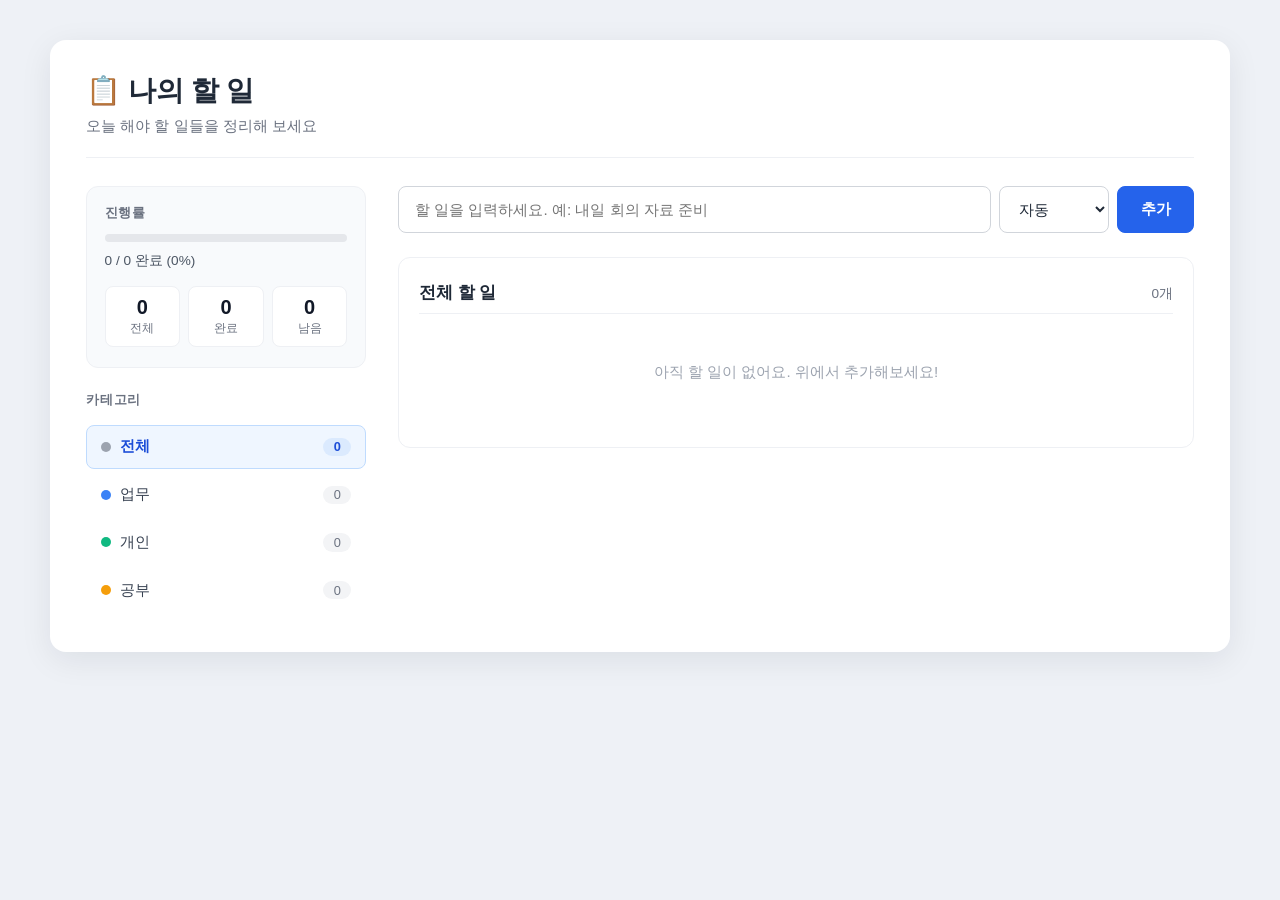
<file: web_version/index.html>
<!DOCTYPE html>
<html lang="ko">
<head>
    <meta charset="UTF-8">
    <meta name="viewport" content="width=device-width, initial-scale=1.0">
    <title>나의 할 일</title>
    <link rel="stylesheet" href="style.css">
</head>
<body>
    <div class="app">
        <header class="app-header">
            <h1>📋 나의 할 일</h1>
            <p class="app-subtitle">오늘 해야 할 일들을 정리해 보세요</p>
        </header>

        <div class="layout">
            <aside class="sidebar">
                <section class="progress-section">
                    <h2 class="section-title">진행률</h2>
                    <div class="progress-bar">
                        <div class="progress-bar-fill" id="progress-bar-fill"></div>
                    </div>
                    <p class="progress-text" id="progress-text">0 / 0 완료 (0%)</p>
                    <div class="stats">
                        <div class="stat">
                            <span class="stat-value" id="stat-total">0</span>
                            <span class="stat-label">전체</span>
                        </div>
                        <div class="stat">
                            <span class="stat-value" id="stat-done">0</span>
                            <span class="stat-label">완료</span>
                        </div>
                        <div class="stat">
                            <span class="stat-value" id="stat-remaining">0</span>
                            <span class="stat-label">남음</span>
                        </div>
                    </div>
                </section>

                <section class="filter-section">
                    <h2 class="section-title">카테고리</h2>
                    <button type="button" class="filter-button active" data-filter="all">
                        <span class="filter-dot dot-all"></span>
                        <span class="filter-name">전체</span>
                        <span class="filter-count" id="count-all">0</span>
                    </button>
                    <button type="button" class="filter-button" data-filter="work">
                        <span class="filter-dot dot-work"></span>
                        <span class="filter-name">업무</span>
                        <span class="filter-count" id="count-work">0</span>
                    </button>
                    <button type="button" class="filter-button" data-filter="personal">
                        <span class="filter-dot dot-personal"></span>
                        <span class="filter-name">개인</span>
                        <span class="filter-count" id="count-personal">0</span>
                    </button>
                    <button type="button" class="filter-button" data-filter="study">
                        <span class="filter-dot dot-study"></span>
                        <span class="filter-name">공부</span>
                        <span class="filter-count" id="count-study">0</span>
                    </button>
                </section>
            </aside>

            <main class="main">
                <section class="input-section">
                    <label for="todo-input" class="sr-only">할 일 입력</label>
                    <input type="text" id="todo-input" placeholder="할 일을 입력하세요. 예: 내일 회의 자료 준비">
                    <label for="category-select" class="sr-only">카테고리 선택</label>
                    <select id="category-select">
                        <option value="auto">자동</option>
                        <option value="work">업무</option>
                        <option value="personal">개인</option>
                        <option value="study">공부</option>
                    </select>
                    <button type="button" id="add-button">추가</button>
                    <p class="auto-hint" id="auto-hint" hidden aria-live="polite"></p>
                </section>

                <section class="list-section">
                    <div class="list-header">
                        <h2 class="list-title" id="list-title">전체 할 일</h2>
                        <span class="list-meta" id="list-meta">0개</span>
                    </div>
                    <ul id="todo-list"></ul>
                </section>
            </main>
        </div>
    </div>

    <script src="app.js"></script>
</body>
</html>
</file>
<file: web_version/style.css>
/* ---------- 기본 ---------- */

* {
    box-sizing: border-box;
}

.sr-only {
    position: absolute;
    width: 1px;
    height: 1px;
    padding: 0;
    margin: -1px;
    overflow: hidden;
    clip: rect(0, 0, 0, 0);
    white-space: nowrap;
    border: 0;
}

body {
    font-family: -apple-system, BlinkMacSystemFont, "Segoe UI", "Malgun Gothic", sans-serif;
    background: #eef1f6;
    color: #1f2937;
    margin: 0;
    padding: 2.5rem 2rem;
    min-height: 100vh;
}

.app {
    max-width: 1180px;
    margin: 0 auto;
    background: #fff;
    padding: 2rem 2.25rem 2.5rem;
    border-radius: 16px;
    box-shadow: 0 8px 32px rgba(15, 23, 42, 0.08);
}

.app-header {
    border-bottom: 1px solid #eef0f4;
    padding-bottom: 1.25rem;
    margin-bottom: 1.75rem;
}

.app-header h1 {
    margin: 0;
    font-size: 1.75rem;
    font-weight: 700;
    letter-spacing: -0.01em;
}

.app-subtitle {
    margin: 0.4rem 0 0;
    color: #6b7280;
    font-size: 0.95rem;
}

.layout {
    display: grid;
    grid-template-columns: 280px 1fr;
    gap: 2rem;
    align-items: start;
}

.sidebar {
    display: flex;
    flex-direction: column;
    gap: 1.5rem;
    position: sticky;
    top: 2rem;
}

.section-title {
    font-size: 0.8rem;
    font-weight: 600;
    text-transform: uppercase;
    letter-spacing: 0.06em;
    color: #6b7280;
    margin: 0 0 0.75rem;
}

.progress-section {
    background: #f8fafc;
    border: 1px solid #eef0f4;
    border-radius: 12px;
    padding: 1.1rem 1.1rem 1.25rem;
}

.progress-bar {
    background: #e5e7eb;
    border-radius: 999px;
    height: 8px;
    overflow: hidden;
}

.progress-bar-fill {
    background: linear-gradient(90deg, #3b82f6, #2563eb);
    height: 100%;
    width: 0%;
    transition: width 0.3s ease;
}

.progress-text {
    margin: 0.6rem 0 0;
    font-size: 0.85rem;
    color: #4b5563;
}

.stats {
    display: grid;
    grid-template-columns: repeat(3, 1fr);
    gap: 0.5rem;
    margin-top: 1rem;
}

.stat {
    display: flex;
    flex-direction: column;
    align-items: center;
    background: #fff;
    border: 1px solid #eef0f4;
    border-radius: 8px;
    padding: 0.6rem 0.25rem;
}

.stat-value {
    font-size: 1.25rem;
    font-weight: 700;
    color: #111827;
    line-height: 1.1;
}

.stat-label {
    font-size: 0.72rem;
    color: #6b7280;
    margin-top: 0.2rem;
}

.filter-section {
    display: flex;
    flex-direction: column;
    gap: 0.25rem;
}

.filter-button {
    display: flex;
    align-items: center;
    gap: 0.6rem;
    width: 100%;
    text-align: left;
    padding: 0.65rem 0.85rem;
    border: 1px solid transparent;
    background: transparent;
    border-radius: 8px;
    font-size: 0.95rem;
    color: #374151;
    cursor: pointer;
    transition: background 0.15s, color 0.15s, border-color 0.15s;
}

.filter-button:hover {
    background: #f3f4f6;
}

.filter-button.active {
    background: #eff6ff;
    color: #1d4ed8;
    border-color: #bfdbfe;
    font-weight: 600;
}

.filter-dot {
    width: 10px;
    height: 10px;
    border-radius: 50%;
    flex-shrink: 0;
}

.dot-all { background: #9ca3af; }
.dot-work { background: #3b82f6; }
.dot-personal { background: #10b981; }
.dot-study { background: #f59e0b; }

.filter-name {
    flex: 1;
}

.filter-count {
    font-size: 0.8rem;
    color: #6b7280;
    background: #f3f4f6;
    padding: 0.1rem 0.55rem;
    border-radius: 999px;
    min-width: 28px;
    text-align: center;
}

.filter-button.active .filter-count {
    background: #dbeafe;
    color: #1d4ed8;
}

.main {
    min-width: 0;
}

input[type="text"],
select,
button {
    padding: 0.65rem 0.9rem;
    font-size: 0.95rem;
    border: 1px solid #d1d5db;
    border-radius: 8px;
    background: #fff;
    font-family: inherit;
    color: #1f2937;
}

input[type="text"]:focus,
select:focus {
    outline: none;
    border-color: #3b82f6;
    box-shadow: 0 0 0 3px rgba(59, 130, 246, 0.15);
}

button {
    cursor: pointer;
    transition: background 0.15s ease, border-color 0.15s ease, color 0.15s ease, transform 0.05s ease;
}

button:hover {
    background: #f9fafb;
}

button:active {
    transform: translateY(1px);
}

.input-section {
    display: flex;
    gap: 0.5rem;
    flex-wrap: wrap;
    margin-bottom: 1.5rem;
}

.input-section input[type="text"] {
    flex: 1;
    min-width: 260px;
    padding: 0.75rem 1rem;
}

.input-section select {
    min-width: 110px;
}

#add-button {
    background: #2563eb;
    color: #fff;
    border-color: #2563eb;
    padding: 0.75rem 1.4rem;
    font-weight: 600;
}

#add-button:hover {
    background: #1d4ed8;
    border-color: #1d4ed8;
}

.auto-hint {
    flex: 1 1 100%;
    margin: 0;
    font-size: 0.85rem;
    color: #2563eb;
}

.list-section {
    background: #fff;
    border: 1px solid #eef0f4;
    border-radius: 12px;
    padding: 0.5rem 1.25rem 1rem;
}

.list-header {
    display: flex;
    align-items: baseline;
    justify-content: space-between;
    padding: 0.9rem 0 0.6rem;
    border-bottom: 1px solid #eef0f4;
}

.list-title {
    margin: 0;
    font-size: 1.05rem;
    font-weight: 600;
}

.list-meta {
    font-size: 0.85rem;
    color: #6b7280;
}

#todo-list {
    list-style: none;
    padding: 0;
    margin: 0;
}

.todo-item {
    display: flex;
    align-items: center;
    gap: 0.75rem;
    padding: 0.85rem 0.25rem;
    border-bottom: 1px solid #f3f4f6;
    transition: background 0.15s;
}

.todo-item:last-child {
    border-bottom: none;
}

.todo-item:hover {
    background: #fafbfc;
}

.todo-item input[type="checkbox"] {
    width: 18px;
    height: 18px;
    cursor: pointer;
    accent-color: #2563eb;
    flex-shrink: 0;
}

.category-label {
    padding: 0.2rem 0.6rem;
    border-radius: 6px;
    font-size: 0.75rem;
    font-weight: 600;
    white-space: nowrap;
    flex-shrink: 0;
}

.category-work {
    background: #dbeafe;
    color: #1e40af;
}

.category-personal {
    background: #d1fae5;
    color: #065f46;
}

.category-study {
    background: #fef3c7;
    color: #92400e;
}

.todo-text {
    flex: 1;
    word-break: break-word;
    min-width: 0;
    font-size: 0.98rem;
}

.todo-text.completed {
    text-decoration: line-through;
    color: #6b7280;
}

.edit-button,
.delete-button {
    padding: 0.4rem 0.8rem;
    font-size: 0.85rem;
}

.edit-button:hover {
    background: #eff6ff;
    border-color: #3b82f6;
    color: #1d4ed8;
}

.delete-button:hover {
    background: #fef2f2;
    border-color: #ef4444;
    color: #dc2626;
}

.todo-item.editing {
    gap: 0.5rem;
    flex-wrap: wrap;
    background: #f9fafb;
}

.edit-input {
    flex: 1;
    min-width: 0;
}

.edit-input.error {
    border-color: #f44336 !important;
}

.empty-state {
    text-align: center;
    color: #9ca3af;
    padding: 3rem 1rem;
    font-size: 0.95rem;
    border-bottom: none !important;
}

.empty-state:hover {
    background: transparent !important;
}

@media (max-width: 900px) {
    body {
        padding: 1.5rem 1rem;
    }

    .app {
        padding: 1.5rem;
    }

    .layout {
        grid-template-columns: 1fr;
        gap: 1.5rem;
    }

    .sidebar {
        position: static;
        flex-direction: row;
        flex-wrap: wrap;
        gap: 1rem;
    }

    .progress-section {
        flex: 1 1 280px;
    }

    .filter-section {
        flex: 1 1 280px;
        flex-direction: row;
        flex-wrap: wrap;
    }

    .filter-button {
        flex: 1 1 calc(50% - 0.25rem);
    }
}

@media (max-width: 480px) {
    body {
        padding: 1rem 0.5rem;
    }

    .app {
        padding: 1rem;
        border-radius: 12px;
    }

    .app-header h1 {
        font-size: 1.35rem;
    }

    .input-section input[type="text"] {
        flex: 1 1 100%;
        min-width: 0;
    }

    .input-section select,
    .input-section #add-button {
        flex: 1;
    }

    .filter-button {
        flex: 1 1 100%;
    }

    .todo-item {
        flex-wrap: wrap;
    }

    .todo-text {
        flex: 1 1 100%;
        order: 10;
    }
}

@media (prefers-reduced-motion: reduce) {
    .progress-bar-fill,
    button,
    .filter-button {
        transition: none;
    }
}
</file>
